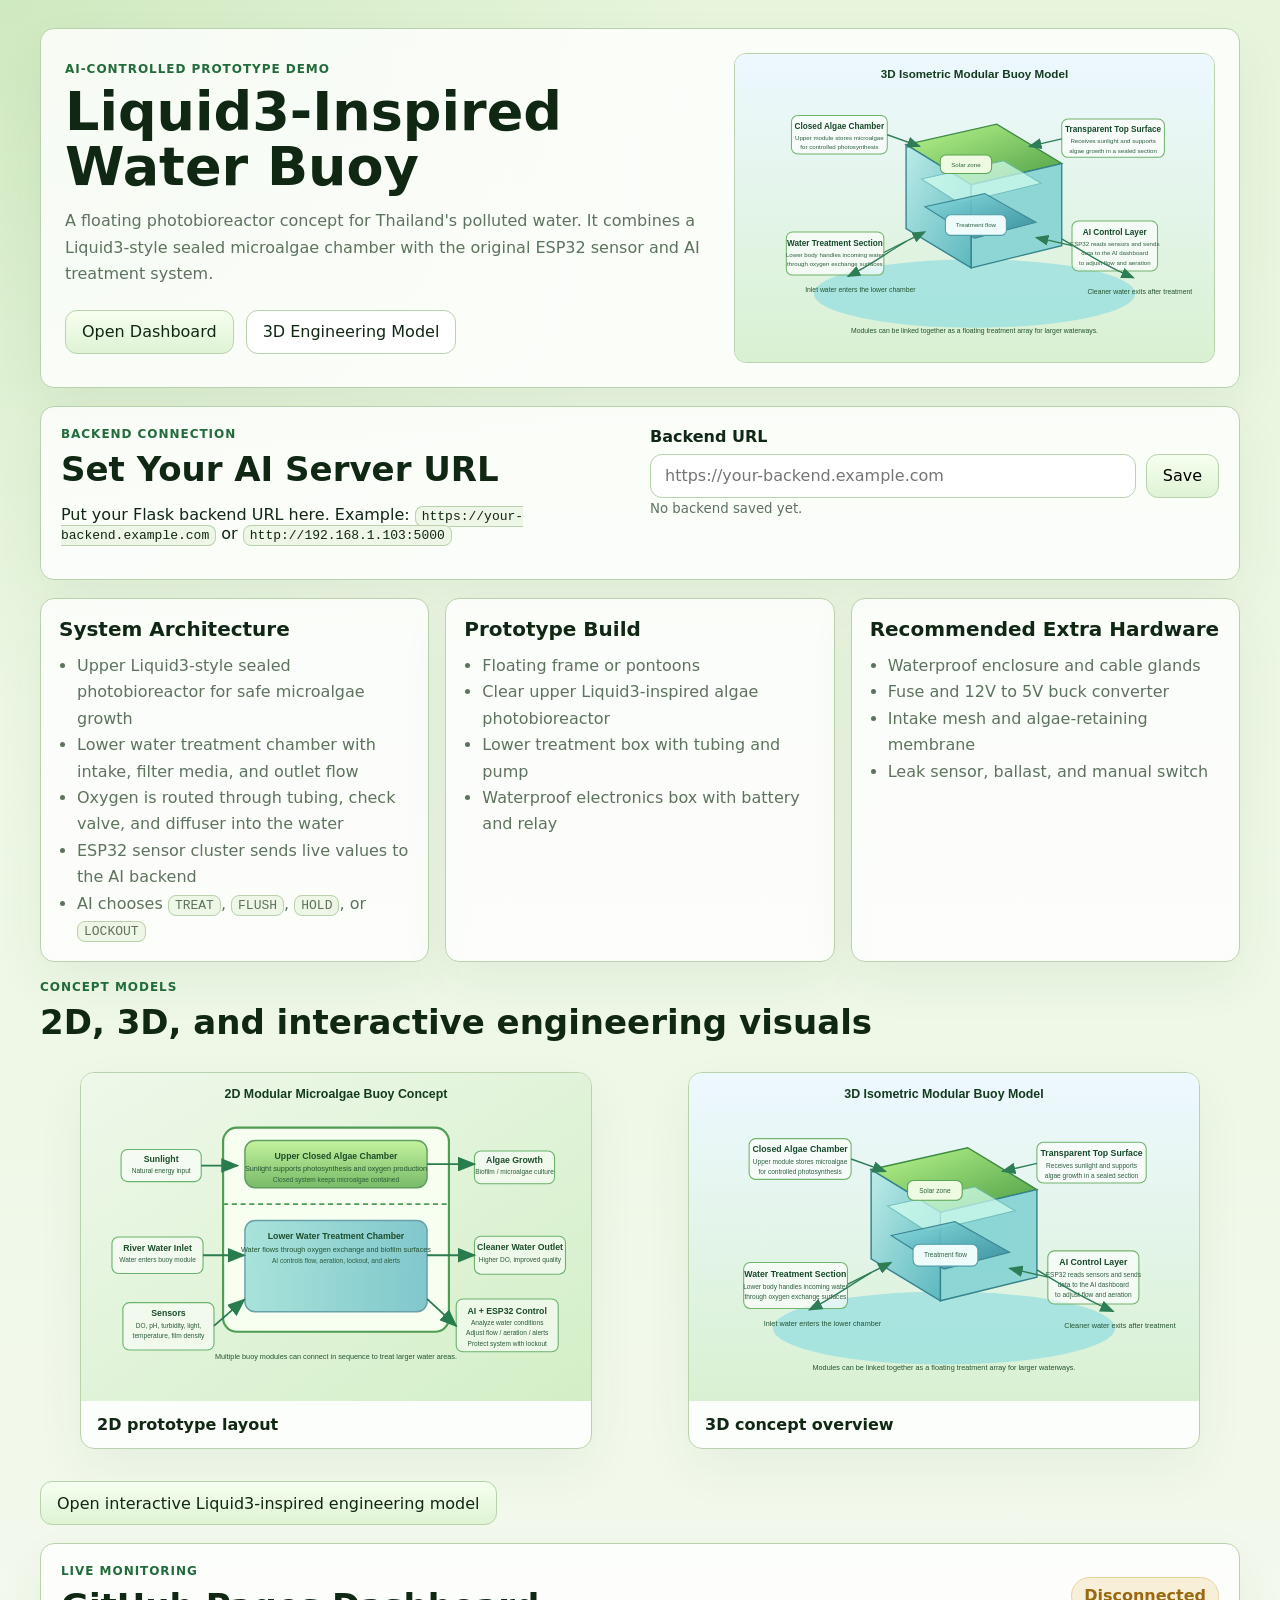
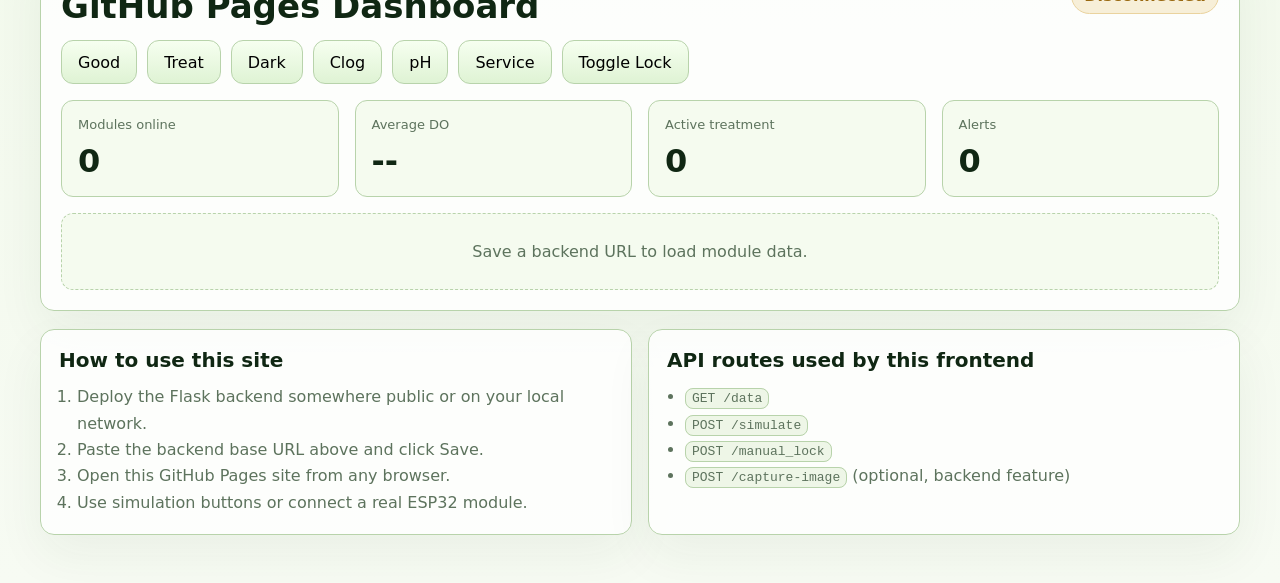
<file: docs/index.html>
<!doctype html>
<html lang="en">
<head>
  <meta charset="utf-8">
  <meta name="viewport" content="width=device-width, initial-scale=1">
  <title>Microalgae Buoy Dashboard | GitHub Pages</title>
  <link rel="stylesheet" href="./styles.css">
</head>
<body>
  <main class="app-shell">
    <section class="hero">
      <div class="hero-copy">
        <p class="eyebrow">AI-Controlled Prototype Demo</p>
        <h1>Liquid3-Inspired Water Buoy</h1>
        <p class="lede">
          A floating photobioreactor concept for Thailand's polluted water. It combines
          a Liquid3-style sealed microalgae chamber with the original ESP32 sensor and AI
          treatment system.
        </p>
        <div class="hero-actions">
          <a class="primary-link" href="#dashboard">Open Dashboard</a>
          <a class="secondary-link" href="./liquid3-water-buoy-3d.html">3D Engineering Model</a>
        </div>
      </div>
      <div class="hero-image">
        <img src="./assets/model_3d_isometric.svg" alt="3D concept model">
      </div>
    </section>

    <section class="backend-card" id="setup">
      <div>
        <p class="eyebrow">Backend Connection</p>
        <h2>Set Your AI Server URL</h2>
        <p>
          Put your Flask backend URL here. Example:
          <code>https://your-backend.example.com</code>
          or <code>http://192.168.1.103:5000</code>
        </p>
      </div>
      <form id="backend-form" class="backend-form">
        <label for="backend-url">Backend URL</label>
        <div class="backend-row">
          <input id="backend-url" type="url" placeholder="https://your-backend.example.com">
          <button type="submit">Save</button>
        </div>
        <small id="backend-status">No backend saved yet.</small>
      </form>
    </section>

    <section class="concept-grid">
      <article class="concept-card">
        <h3>System Architecture</h3>
        <ul>
          <li>Upper Liquid3-style sealed photobioreactor for safe microalgae growth</li>
          <li>Lower water treatment chamber with intake, filter media, and outlet flow</li>
          <li>Oxygen is routed through tubing, check valve, and diffuser into the water</li>
          <li>ESP32 sensor cluster sends live values to the AI backend</li>
          <li>AI chooses <code>TREAT</code>, <code>FLUSH</code>, <code>HOLD</code>, or <code>LOCKOUT</code></li>
        </ul>
      </article>
      <article class="concept-card">
        <h3>Prototype Build</h3>
        <ul>
          <li>Floating frame or pontoons</li>
          <li>Clear upper Liquid3-inspired algae photobioreactor</li>
          <li>Lower treatment box with tubing and pump</li>
          <li>Waterproof electronics box with battery and relay</li>
        </ul>
      </article>
      <article class="concept-card">
        <h3>Recommended Extra Hardware</h3>
        <ul>
          <li>Waterproof enclosure and cable glands</li>
          <li>Fuse and 12V to 5V buck converter</li>
          <li>Intake mesh and algae-retaining membrane</li>
          <li>Leak sensor, ballast, and manual switch</li>
        </ul>
      </article>
    </section>

    <section class="model-section">
      <div class="section-head">
        <div>
          <p class="eyebrow">Concept Models</p>
          <h2>2D, 3D, and interactive engineering visuals</h2>
        </div>
      </div>
      <div class="model-grid">
        <figure class="model-card">
          <img src="./assets/model_2d.svg" alt="2D microalgae buoy model">
          <figcaption>2D prototype layout</figcaption>
        </figure>
        <figure class="model-card">
          <img src="./assets/model_3d_isometric.svg" alt="3D microalgae buoy model">
          <figcaption>3D concept overview</figcaption>
        </figure>
      </div>
      <p>
        <a class="primary-link" href="./liquid3-water-buoy-3d.html">Open interactive Liquid3-inspired engineering model</a>
      </p>
    </section>

    <section class="dashboard-panel" id="dashboard">
      <div class="section-head">
        <div>
          <p class="eyebrow">Live Monitoring</p>
          <h2>GitHub Pages Dashboard</h2>
        </div>
        <span class="pill" id="connection-pill">Disconnected</span>
      </div>

      <div class="control-bar">
        <button data-sim="clear">Good</button>
        <button data-sim="treat">Treat</button>
        <button data-sim="dark">Dark</button>
        <button data-sim="clog">Clog</button>
        <button data-sim="ph_bad">pH</button>
        <button data-sim="maintenance">Service</button>
        <button id="manual-lock">Toggle Lock</button>
      </div>

      <div class="summary-grid">
        <article class="summary-card"><span>Modules online</span><strong id="module-count">0</strong></article>
        <article class="summary-card"><span>Average DO</span><strong id="avg-do">--</strong></article>
        <article class="summary-card"><span>Active treatment</span><strong id="active-count">0</strong></article>
        <article class="summary-card"><span>Alerts</span><strong id="alert-count">0</strong></article>
      </div>

      <div class="module-list" id="module-list">
        <div class="empty-state">Save a backend URL to load module data.</div>
      </div>
    </section>

    <section class="guide-grid">
      <article class="guide-card">
        <h3>How to use this site</h3>
        <ol>
          <li>Deploy the Flask backend somewhere public or on your local network.</li>
          <li>Paste the backend base URL above and click Save.</li>
          <li>Open this GitHub Pages site from any browser.</li>
          <li>Use simulation buttons or connect a real ESP32 module.</li>
        </ol>
      </article>
      <article class="guide-card">
        <h3>API routes used by this frontend</h3>
        <ul>
          <li><code>GET /data</code></li>
          <li><code>POST /simulate</code></li>
          <li><code>POST /manual_lock</code></li>
          <li><code>POST /capture-image</code> (optional, backend feature)</li>
        </ul>
      </article>
    </section>
  </main>

  <script src="./app.js"></script>
</body>
</html>
</file>
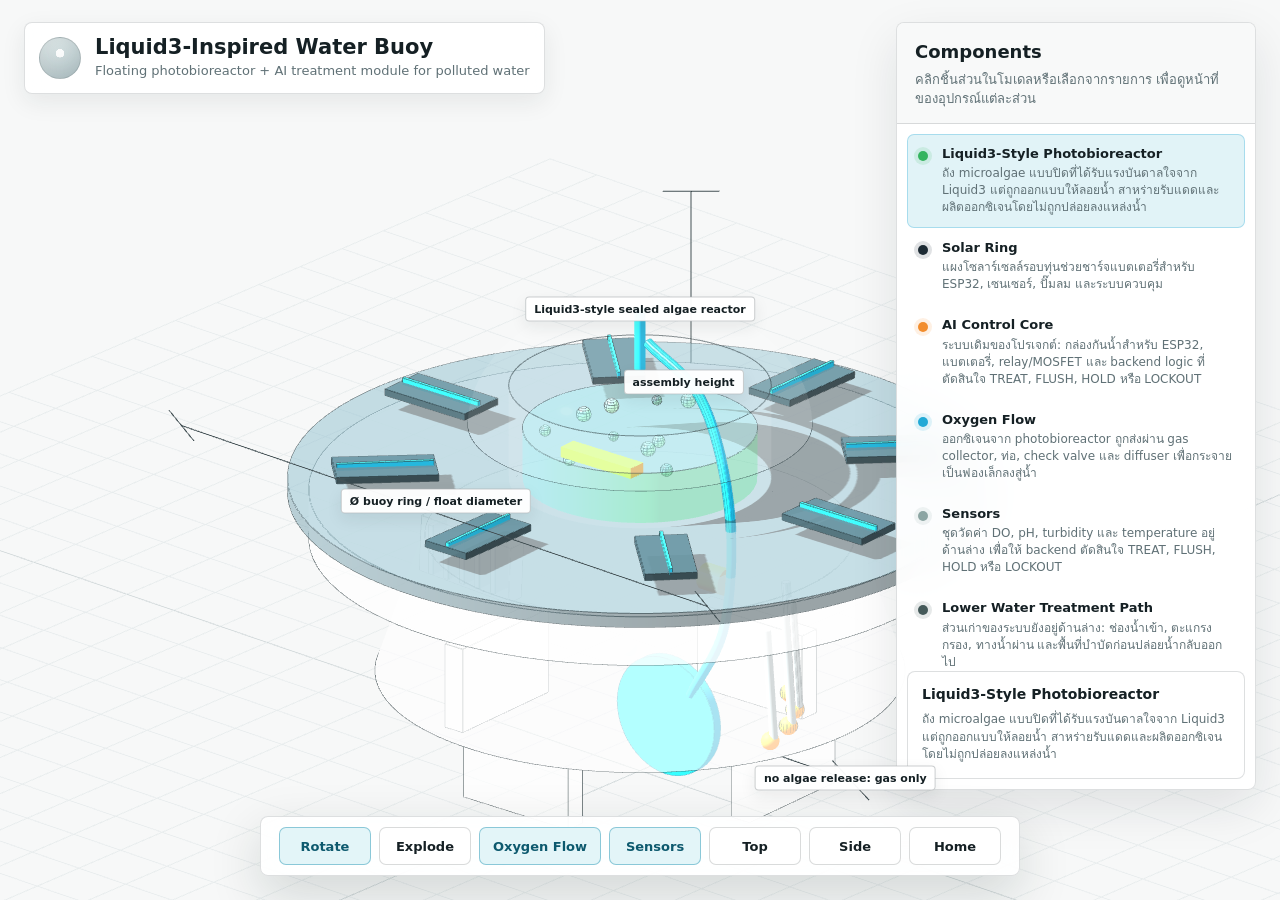
<file: docs/liquid3-water-buoy-3d.html>
<!doctype html>
<html lang="th">
<head>
  <meta charset="utf-8">
  <meta name="viewport" content="width=device-width, initial-scale=1">
  <title>Microalgae Buoy 3D</title>
  <link rel="icon" href="data:,">
  <style>
    :root {
      color-scheme: light;
      --bg: #f7f8f8;
      --panel: rgba(255, 255, 255, 0.94);
      --panel-strong: #ffffff;
      --ink: #152024;
      --muted: #607176;
      --line: rgba(20, 32, 36, 0.14);
      --green: #24a758;
      --cyan: #178eae;
      --orange: #dc7a22;
      --shadow: 0 18px 48px rgba(20, 32, 36, 0.1);
    }

    * {
      box-sizing: border-box;
    }

    html,
    body {
      width: 100%;
      height: 100%;
      margin: 0;
      overflow: hidden;
      font-family: Inter, ui-sans-serif, system-ui, -apple-system, BlinkMacSystemFont, "Segoe UI", sans-serif;
      color: var(--ink);
      background:
        linear-gradient(rgba(17, 36, 43, 0.045) 1px, transparent 1px),
        linear-gradient(90deg, rgba(17, 36, 43, 0.045) 1px, transparent 1px),
        var(--bg);
      background-size: 26px 26px, 26px 26px, auto;
    }

    button {
      font: inherit;
    }

    .app {
      position: relative;
      width: 100vw;
      height: 100vh;
      min-height: 640px;
      isolation: isolate;
    }

    #scene {
      position: absolute;
      inset: 0;
      width: 100%;
      height: 100%;
      display: block;
      outline: none;
    }

    .topbar {
      position: absolute;
      top: 22px;
      left: 24px;
      z-index: 2;
      display: flex;
      align-items: center;
      gap: 14px;
      max-width: calc(100vw - 420px);
      padding: 12px 14px;
      border: 1px solid var(--line);
      border-radius: 8px;
      background: rgba(255, 255, 255, 0.9);
      box-shadow: 0 8px 24px rgba(20, 32, 36, 0.08);
      backdrop-filter: blur(10px);
    }

    .brand-mark {
      width: 42px;
      height: 42px;
      flex: 0 0 auto;
      border-radius: 50%;
      background:
        radial-gradient(circle at 50% 38%, rgba(255, 255, 255, 0.92) 0 13%, transparent 14%),
        linear-gradient(145deg, #dfe8e8, #b7c9cc);
      border: 1px solid rgba(20, 32, 36, 0.2);
      box-shadow: inset 0 -8px 18px rgba(20, 32, 36, 0.1);
    }

    h1 {
      margin: 0;
      font-size: 21px;
      line-height: 1.15;
      font-weight: 760;
      letter-spacing: 0;
    }

    .subtitle {
      margin: 3px 0 0;
      color: var(--muted);
      font-size: 13px;
      line-height: 1.45;
    }

    .inspector {
      position: absolute;
      top: 22px;
      right: 24px;
      z-index: 2;
      width: min(360px, calc(100vw - 48px));
      max-height: calc(100vh - 132px);
      display: flex;
      flex-direction: column;
      border: 1px solid var(--line);
      border-radius: 8px;
      background: var(--panel);
      box-shadow: var(--shadow);
      backdrop-filter: blur(18px);
      overflow: hidden;
    }

    .inspector-head {
      padding: 18px 18px 14px;
      border-bottom: 1px solid var(--line);
      background: rgba(247, 248, 248, 0.82);
    }

    .inspector-head h2 {
      margin: 0;
      font-size: 18px;
      line-height: 1.2;
      font-weight: 760;
      letter-spacing: 0;
    }

    .inspector-head p {
      margin: 7px 0 0;
      color: var(--muted);
      font-size: 13px;
      line-height: 1.5;
    }

    .part-list {
      overflow: auto;
      padding: 10px;
    }

    .part-button {
      width: 100%;
      display: grid;
      grid-template-columns: 14px 1fr;
      gap: 10px;
      align-items: start;
      padding: 11px 10px;
      border: 1px solid transparent;
      border-radius: 7px;
      background: transparent;
      color: var(--ink);
      text-align: left;
      cursor: pointer;
    }

    .part-button:hover,
    .part-button.active {
      border-color: rgba(34, 169, 214, 0.3);
      background: rgba(222, 242, 247, 0.9);
    }

    .dot {
      width: 10px;
      height: 10px;
      margin-top: 5px;
      border-radius: 50%;
      background: var(--cyan);
      box-shadow: 0 0 0 4px rgba(34, 169, 214, 0.12);
    }

    .part-title {
      display: block;
      font-size: 13px;
      font-weight: 740;
      line-height: 1.25;
    }

    .part-desc {
      display: block;
      margin-top: 3px;
      color: var(--muted);
      font-size: 12px;
      line-height: 1.42;
    }

    .readout {
      margin: 0 10px 10px;
      padding: 14px;
      border: 1px solid var(--line);
      border-radius: 8px;
      background: var(--panel-strong);
    }

    .readout strong {
      display: block;
      font-size: 14px;
      line-height: 1.25;
    }

    .readout p {
      margin: 7px 0 0;
      color: var(--muted);
      font-size: 12px;
      line-height: 1.48;
    }

    .toolbar {
      position: absolute;
      left: 50%;
      bottom: 24px;
      z-index: 2;
      display: flex;
      flex-wrap: wrap;
      justify-content: center;
      gap: 8px;
      width: min(760px, calc(100vw - 48px));
      padding: 10px;
      border: 1px solid var(--line);
      border-radius: 8px;
      background: rgba(255, 255, 255, 0.9);
      box-shadow: 0 18px 52px rgba(10, 35, 33, 0.16);
      backdrop-filter: blur(16px);
      transform: translateX(-50%);
    }

    .tool-button {
      min-width: 92px;
      height: 38px;
      padding: 0 13px;
      border: 1px solid rgba(20, 32, 36, 0.16);
      border-radius: 7px;
      background: rgba(255, 255, 255, 0.94);
      color: var(--ink);
      font-size: 13px;
      font-weight: 720;
      cursor: pointer;
      transition: transform 160ms ease, border-color 160ms ease, background 160ms ease;
    }

    .tool-button:hover {
      transform: translateY(-1px);
      border-color: rgba(34, 169, 214, 0.44);
    }

    .tool-button.active {
      border-color: rgba(23, 142, 174, 0.44);
      background: #e3f5f8;
      color: #0d596e;
    }

    .hint {
      position: absolute;
      left: 24px;
      bottom: 24px;
      z-index: 2;
      max-width: 320px;
      padding: 11px 12px;
      border: 1px solid var(--line);
      border-radius: 8px;
      background: rgba(255, 255, 255, 0.9);
      color: var(--muted);
      font-size: 12px;
      line-height: 1.45;
      backdrop-filter: blur(12px);
    }

    .label {
      position: absolute;
      z-index: 3;
      padding: 6px 8px;
      border: 1px solid rgba(20, 32, 36, 0.22);
      border-radius: 4px;
      background: rgba(255, 255, 255, 0.96);
      color: var(--ink);
      box-shadow: 0 6px 16px rgba(20, 32, 36, 0.08);
      font-size: 11px;
      font-weight: 720;
      line-height: 1;
      pointer-events: none;
      transform: translate(-50%, -50%);
      white-space: nowrap;
    }

    .label.hidden {
      display: none;
    }

    .title-block {
      display: none;
      position: absolute;
      left: 24px;
      top: 112px;
      z-index: 2;
      width: 330px;
      border: 1px solid var(--line);
      border-radius: 8px;
      background: rgba(8, 22, 35, 0.78);
      backdrop-filter: blur(14px);
      overflow: hidden;
    }

    .title-block table {
      width: 100%;
      border-collapse: collapse;
      font-size: 11px;
      line-height: 1.25;
    }

    .title-block th,
    .title-block td {
      padding: 8px 9px;
      border: 1px solid rgba(116, 226, 255, 0.16);
      text-align: left;
    }

    .title-block th {
      width: 38%;
      color: var(--muted);
      font-weight: 650;
    }

    .hint {
      display: none;
    }

    @media (max-width: 820px) {
      .app {
        min-height: 720px;
      }

      .topbar {
        top: 12px;
        left: 12px;
        right: 12px;
        max-width: none;
      }

      h1 {
        font-size: 17px;
      }

      .subtitle {
        font-size: 12px;
      }

      .inspector {
        top: auto;
        left: 12px;
        right: 12px;
        bottom: 78px;
        width: auto;
        max-height: 230px;
      }

      .toolbar {
        bottom: 12px;
        width: calc(100vw - 24px);
      }

      .tool-button {
        min-width: 76px;
        height: 34px;
        font-size: 12px;
      }

      .hint {
        display: none;
      }

      .title-block {
        display: none;
      }

      .label {
        display: none !important;
      }
    }
  </style>
</head>
<body>
  <main class="app">
    <canvas id="scene" aria-label="Interactive 3D model of a microalgae buoy"></canvas>

    <header class="topbar">
      <div class="brand-mark" aria-hidden="true"></div>
      <div>
        <h1>Liquid3-Inspired Water Buoy</h1>
        <p class="subtitle">Floating photobioreactor + AI treatment module for polluted water</p>
      </div>
    </header>

    <section class="title-block" aria-label="Engineering drawing title block">
      <table>
        <tr><th>Drawing</th><td>L3-WB01 Liquid3-Inspired Water Buoy</td></tr>
        <tr><th>Scale</th><td>Concept scale / not for fabrication</td></tr>
        <tr><th>View</th><td>Interactive assembly + exploded mode</td></tr>
        <tr><th>Safety</th><td>Closed algae cartridge, no algae release</td></tr>
      </table>
    </section>

    <aside class="inspector" aria-label="Components">
      <div class="inspector-head">
        <h2>Components</h2>
        <p>คลิกชิ้นส่วนในโมเดลหรือเลือกจากรายการ เพื่อดูหน้าที่ของอุปกรณ์แต่ละส่วน</p>
      </div>
      <div class="part-list" id="partList"></div>
      <div class="readout" id="readout">
        <strong>Liquid3-Style Photobioreactor</strong>
        <p>ถัง microalgae แบบปิดที่ย้ายแนวคิด Liquid3 มาอยู่บนทุ่นลอยน้ำ สาหร่ายรับแดดและผลิตออกซิเจน แต่ไม่ถูกปล่อยลงน้ำโดยตรง</p>
      </div>
    </aside>

    <div class="toolbar" aria-label="3D controls">
      <button class="tool-button" id="rotateBtn">Rotate</button>
      <button class="tool-button" id="explodeBtn">Explode</button>
      <button class="tool-button" id="oxygenBtn">Oxygen Flow</button>
      <button class="tool-button" id="sensorBtn">Sensors</button>
      <button class="tool-button" data-view="top">Top</button>
      <button class="tool-button" data-view="side">Side</button>
      <button class="tool-button" data-view="home">Home</button>
    </div>

    <p class="hint">ลากเพื่อหมุนโมเดล, scroll เพื่อซูม, คลิกชิ้นส่วนเพื่อ highlight ระบบที่เกี่ยวข้อง</p>
  </main>

  <script src="./vendor/three.min.js"></script>
  <script>
    class BlueprintOrbitControls {
      constructor(camera, element) {
        this.camera = camera;
        this.element = element;
        this.target = new THREE.Vector3(0, 0.5, 0);
        this.enableDamping = true;
        this.minZoom = 0.62;
        this.maxZoom = 2.4;
        this.radius = camera.position.distanceTo(this.target);
        this.theta = Math.atan2(camera.position.x, camera.position.z);
        this.phi = Math.acos((camera.position.y - this.target.y) / this.radius);
        this.dragging = false;
        this.last = { x: 0, y: 0 };
        this.bind();
        this.update();
      }

      bind() {
        this.element.addEventListener("pointerdown", (event) => {
          this.dragging = true;
          this.last = { x: event.clientX, y: event.clientY };
          this.element.setPointerCapture(event.pointerId);
        });
        this.element.addEventListener("pointermove", (event) => {
          if (!this.dragging) return;
          const dx = event.clientX - this.last.x;
          const dy = event.clientY - this.last.y;
          this.last = { x: event.clientX, y: event.clientY };
          this.theta -= dx * 0.006;
          this.phi = Math.max(0.28, Math.min(Math.PI - 0.28, this.phi + dy * 0.006));
          this.update();
        });
        this.element.addEventListener("pointerup", (event) => {
          this.dragging = false;
          try { this.element.releasePointerCapture(event.pointerId); } catch (error) {}
        });
        this.element.addEventListener("wheel", (event) => {
          event.preventDefault();
          const factor = event.deltaY > 0 ? 0.92 : 1.08;
          this.camera.zoom = Math.max(this.minZoom, Math.min(this.maxZoom, this.camera.zoom * factor));
          this.camera.updateProjectionMatrix();
        }, { passive: false });
      }

      update() {
        const sinPhi = Math.sin(this.phi);
        this.camera.position.set(
          this.target.x + this.radius * sinPhi * Math.sin(this.theta),
          this.target.y + this.radius * Math.cos(this.phi),
          this.target.z + this.radius * sinPhi * Math.cos(this.theta)
        );
        this.camera.lookAt(this.target);
      }

      syncFromCamera() {
        const offset = this.camera.position.clone().sub(this.target);
        this.radius = Math.max(0.1, offset.length());
        this.theta = Math.atan2(offset.x, offset.z);
        this.phi = Math.acos(THREE.MathUtils.clamp(offset.y / this.radius, -1, 1));
      }
    }

    const canvas = document.querySelector("#scene");
    const renderer = new THREE.WebGLRenderer({ canvas, antialias: true, alpha: true });
    renderer.setPixelRatio(Math.min(window.devicePixelRatio, 2));
    renderer.setSize(window.innerWidth, window.innerHeight);
    renderer.shadowMap.enabled = true;
    renderer.shadowMap.type = THREE.PCFSoftShadowMap;

    const scene = new THREE.Scene();
    scene.background = new THREE.Color(0xf7f8f8);

    const aspect = window.innerWidth / window.innerHeight;
    const frustum = 7.2;
    const camera = new THREE.OrthographicCamera(
      (frustum * aspect) / -2,
      (frustum * aspect) / 2,
      frustum / 2,
      frustum / -2,
      0.1,
      100
    );
    camera.position.set(7.5, 5.2, 8.4);

    const controls = new BlueprintOrbitControls(camera, canvas);
    controls.enableDamping = true;

    const raycaster = new THREE.Raycaster();
    const pointer = new THREE.Vector2();
    const pickables = [];
    const partButtons = new Map();
    const basePositions = new Map();
    let selectedPart = "algae";
    let rotateEnabled = true;
    let exploded = false;
    let oxygenVisible = true;
    let sensorsVisible = true;

    const materials = {
      shell: new THREE.MeshStandardMaterial({ color: 0xf5f7f7, roughness: 0.54, metalness: 0.02, transparent: true, opacity: 0.72 }),
      shellEdge: new THREE.MeshStandardMaterial({ color: 0x2d3d42, roughness: 0.54, metalness: 0.08, transparent: true, opacity: 0.5 }),
      algae: new THREE.MeshPhysicalMaterial({
        color: 0x2ead5d,
        transmission: 0.18,
        transparent: true,
        opacity: 0.38,
        roughness: 0.18,
        thickness: 0.8,
      }),
      glass: new THREE.MeshPhysicalMaterial({
        color: 0xdff8ff,
        transparent: true,
        opacity: 0.2,
        transmission: 0.5,
        roughness: 0.05,
        thickness: 0.7,
      }),
      solar: new THREE.MeshStandardMaterial({ color: 0x26363b, roughness: 0.3, metalness: 0.16, transparent: true, opacity: 0.9 }),
      solarLine: new THREE.MeshStandardMaterial({ color: 0x1e94b2, roughness: 0.25, metalness: 0.12 }),
      electronics: new THREE.MeshStandardMaterial({ color: 0xe8ecec, roughness: 0.48, metalness: 0.05, transparent: true, opacity: 0.88 }),
      orange: new THREE.MeshStandardMaterial({ color: 0xdc7a22, roughness: 0.5, metalness: 0.05 }),
      sensor: new THREE.MeshStandardMaterial({ color: 0xb9c6c8, roughness: 0.28, metalness: 0.4 }),
      filter: new THREE.MeshStandardMaterial({ color: 0xdde5e6, roughness: 0.58, metalness: 0.04, transparent: true, opacity: 0.62 }),
      tube: new THREE.MeshStandardMaterial({ color: 0x178eae, roughness: 0.38, metalness: 0.05 }),
      bubble: new THREE.MeshStandardMaterial({ color: 0xa8e9f4, transparent: true, opacity: 0.35, roughness: 0.06 }),
      ballast: new THREE.MeshStandardMaterial({ color: 0xe1e8e8, roughness: 0.5, metalness: 0.04, transparent: true, opacity: 0.72 }),
      line: new THREE.LineBasicMaterial({ color: 0x1b2b30, transparent: true, opacity: 0.65 }),
      dim: new THREE.LineBasicMaterial({ color: 0x1b2b30, transparent: true, opacity: 0.82 }),
      highlight: new THREE.MeshStandardMaterial({ color: 0xffc44d, roughness: 0.35, metalness: 0.1, emissive: 0x4d2600, emissiveIntensity: 0.1 }),
    };

    const parts = [
      {
        id: "algae",
        title: "Liquid3-Style Photobioreactor",
        color: "#35b45f",
        description: "ถัง microalgae แบบปิดที่ได้รับแรงบันดาลใจจาก Liquid3 แต่ถูกออกแบบให้ลอยน้ำ สาหร่ายรับแดดและผลิตออกซิเจนโดยไม่ถูกปล่อยลงแหล่งน้ำ",
      },
      {
        id: "solar",
        title: "Solar Ring",
        color: "#1d2b34",
        description: "แผงโซลาร์เซลล์รอบทุ่นช่วยชาร์จแบตเตอรี่สำหรับ ESP32, เซนเซอร์, ปั๊มลม และระบบควบคุม",
      },
      {
        id: "electronics",
        title: "AI Control Core",
        color: "#f28d2d",
        description: "ระบบเดิมของโปรเจกต์: กล่องกันน้ำสำหรับ ESP32, แบตเตอรี่, relay/MOSFET และ backend logic ที่ตัดสินใจ TREAT, FLUSH, HOLD หรือ LOCKOUT",
      },
      {
        id: "oxygen",
        title: "Oxygen Flow",
        color: "#22a9d6",
        description: "ออกซิเจนจาก photobioreactor ถูกส่งผ่าน gas collector, ท่อ, check valve และ diffuser เพื่อกระจายเป็นฟองเล็กลงสู่น้ำ",
      },
      {
        id: "sensors",
        title: "Sensors",
        color: "#8ca5a3",
        description: "ชุดวัดค่า DO, pH, turbidity และ temperature อยู่ด้านล่าง เพื่อให้ backend ตัดสินใจ TREAT, FLUSH, HOLD หรือ LOCKOUT",
      },
      {
        id: "filter",
        title: "Lower Water Treatment Path",
        color: "#455a5a",
        description: "ส่วนเก่าของระบบยังอยู่ด้านล่าง: ช่องน้ำเข้า, ตะแกรงกรอง, ทางน้ำผ่าน และพื้นที่บำบัดก่อนปล่อยน้ำกลับออกไป",
      },
      {
        id: "ballast",
        title: "Ballast Stabilizer",
        color: "#2d3f43",
        description: "ครีบและน้ำหนักถ่วงช่วยให้ทุ่นทรงตัว ไม่พลิกง่ายเมื่ออยู่ในคลองหรือแหล่งน้ำจริง",
      },
    ];

    const groups = {};
    const root = new THREE.Group();
    scene.add(root);

    function addWireEdges(mesh, color = 0x7feaff, opacity = 0.58) {
      if (!mesh.isMesh || mesh.userData.noEdges) return;
      const edges = new THREE.LineSegments(
        new THREE.EdgesGeometry(mesh.geometry, 18),
        new THREE.LineBasicMaterial({ color, transparent: true, opacity })
      );
      edges.userData.isEdgeOverlay = true;
      mesh.add(edges);
    }

    function addPartMesh(partId, mesh, offset = new THREE.Vector3()) {
      if (!groups[partId]) {
        groups[partId] = new THREE.Group();
        groups[partId].userData.partId = partId;
        root.add(groups[partId]);
      }
      mesh.userData.partId = partId;
      mesh.userData.baseMaterial = mesh.material;
      if (!mesh.userData.noEdges) {
        addWireEdges(mesh, partId === "oxygen" ? 0x178eae : partId === "electronics" ? 0x5a6266 : 0x1f2f34);
      }
      groups[partId].add(mesh);
      pickables.push(mesh);
      if (!basePositions.has(groups[partId])) {
        basePositions.set(groups[partId], groups[partId].position.clone());
      }
      groups[partId].userData.explodeOffset = offset;
      return mesh;
    }

    function roundedCylinder(radius, height, mat, y) {
      const mesh = new THREE.Mesh(new THREE.CylinderGeometry(radius, radius, height, 96, 1, false), mat);
      mesh.position.y = y;
      mesh.castShadow = true;
      mesh.receiveShadow = true;
      return mesh;
    }

    const water = new THREE.Mesh(
      new THREE.CylinderGeometry(3.45, 3.45, 0.15, 128),
      new THREE.MeshPhysicalMaterial({ color: 0x1e8fa8, transparent: true, opacity: 0.08, roughness: 0.05, transmission: 0.15 })
    );
    water.position.y = -0.22;
    water.visible = false;
    root.add(water);

    addPartMesh("ballast", roundedCylinder(2.65, 0.42, materials.shell, -0.05), new THREE.Vector3(0, -0.55, 0));
    addPartMesh("ballast", roundedCylinder(2.82, 0.12, materials.shellEdge, 0.2), new THREE.Vector3(0, -0.55, 0));

    const underside = new THREE.Mesh(new THREE.CylinderGeometry(1.72, 2.12, 1.18, 96), materials.filter);
    underside.position.y = -0.82;
    underside.castShadow = true;
    underside.receiveShadow = true;
    addPartMesh("filter", underside, new THREE.Vector3(0, -0.55, 0));

    for (let i = 0; i < 4; i++) {
      const angle = (i / 4) * Math.PI * 2;
      const fin = new THREE.Mesh(new THREE.BoxGeometry(0.18, 0.72, 1.08), materials.ballast);
      fin.position.set(Math.cos(angle) * 1.48, -1.78, Math.sin(angle) * 1.48);
      fin.rotation.y = -angle;
      fin.castShadow = true;
      addPartMesh("ballast", fin, new THREE.Vector3(Math.cos(angle) * 0.4, -0.9, Math.sin(angle) * 0.4));
    }

    const dome = new THREE.Mesh(new THREE.SphereGeometry(1.35, 96, 48, 0, Math.PI * 2, 0, Math.PI / 2), materials.glass);
    dome.position.y = 0.72;
    dome.scale.set(1.02, 0.7, 1.02);
    dome.castShadow = true;
    addPartMesh("algae", dome, new THREE.Vector3(0, 0.8, 0));

    const reactorWall = new THREE.Mesh(new THREE.CylinderGeometry(1.05, 1.05, 0.96, 96, 1, true), materials.glass);
    reactorWall.position.y = 0.58;
    reactorWall.castShadow = true;
    addPartMesh("algae", reactorWall, new THREE.Vector3(0, 0.8, 0));

    const algae = new THREE.Mesh(new THREE.CylinderGeometry(0.94, 0.94, 0.62, 96), materials.algae);
    algae.position.y = 0.38;
    addPartMesh("algae", algae, new THREE.Vector3(0, 0.8, 0));

    const reactorRimTop = new THREE.Mesh(new THREE.TorusGeometry(1.05, 0.018, 12, 96), materials.line);
    reactorRimTop.position.y = 1.06;
    reactorRimTop.rotation.x = Math.PI / 2;
    addPartMesh("algae", reactorRimTop, new THREE.Vector3(0, 0.8, 0));

    const reactorRimBottom = new THREE.Mesh(new THREE.TorusGeometry(1.05, 0.018, 12, 96), materials.line);
    reactorRimBottom.position.y = 0.1;
    reactorRimBottom.rotation.x = Math.PI / 2;
    addPartMesh("algae", reactorRimBottom, new THREE.Vector3(0, 0.8, 0));

    const gasCap = new THREE.Mesh(new THREE.CylinderGeometry(0.28, 0.36, 0.16, 40), materials.electronics);
    gasCap.position.y = 1.22;
    addPartMesh("algae", gasCap, new THREE.Vector3(0, 0.8, 0));

    const gasPort = new THREE.Mesh(new THREE.CylinderGeometry(0.045, 0.045, 0.52, 20), materials.tube);
    gasPort.position.y = 1.46;
    addPartMesh("algae", gasPort, new THREE.Vector3(0, 0.8, 0));

    for (let i = 0; i < 22; i++) {
      const bead = new THREE.Mesh(new THREE.SphereGeometry(0.035 + Math.random() * 0.025, 12, 8), materials.algae);
      const angle = Math.random() * Math.PI * 2;
      const radius = 0.2 + Math.random() * 0.82;
      bead.position.set(Math.cos(angle) * radius, 0.18 + Math.random() * 0.74, Math.sin(angle) * radius);
      addPartMesh("algae", bead, new THREE.Vector3(0, 0.8, 0));
    }

    const hatch = new THREE.Mesh(new THREE.CylinderGeometry(0.56, 0.62, 0.34, 48), materials.electronics);
    hatch.position.y = -0.02;
    hatch.castShadow = true;
    addPartMesh("electronics", hatch, new THREE.Vector3(0, 0.35, 0));

    const serviceTab = new THREE.Mesh(new THREE.BoxGeometry(0.72, 0.09, 0.16), materials.orange);
    serviceTab.position.set(0, 0.57, 0.48);
    addPartMesh("electronics", serviceTab, new THREE.Vector3(0, 0.35, 0));

    for (let i = 0; i < 8; i++) {
      const angle = (i / 8) * Math.PI * 2;
      const panel = new THREE.Mesh(new THREE.BoxGeometry(0.82, 0.055, 0.42), materials.solar);
      panel.position.set(Math.cos(angle) * 2.05, 0.42, Math.sin(angle) * 2.05);
      panel.rotation.y = -angle;
      panel.rotation.z = Math.sin(angle) * 0.02;
      panel.castShadow = true;
      addPartMesh("solar", panel, new THREE.Vector3(Math.cos(angle) * 0.45, 0.3, Math.sin(angle) * 0.45));

      const stripe = new THREE.Mesh(new THREE.BoxGeometry(0.78, 0.058, 0.025), materials.solarLine);
      stripe.position.set(Math.cos(angle) * 2.05, 0.456, Math.sin(angle) * 2.05);
      stripe.rotation.y = -angle;
      addPartMesh("solar", stripe, new THREE.Vector3(Math.cos(angle) * 0.45, 0.3, Math.sin(angle) * 0.45));
    }

    const tubeCurve = new THREE.CatmullRomCurve3([
      new THREE.Vector3(0.08, 1.45, 0),
      new THREE.Vector3(0.72, 1.18, 0.12),
      new THREE.Vector3(1.08, 0.38, 0.2),
      new THREE.Vector3(1.05, -0.68, 0.22),
      new THREE.Vector3(0.62, -1.42, 0.12),
    ]);
    const tube = new THREE.Mesh(new THREE.TubeGeometry(tubeCurve, 44, 0.04, 12, false), materials.tube);
    addPartMesh("oxygen", tube, new THREE.Vector3(0.55, -0.2, 0.35));

    const valve = new THREE.Mesh(new THREE.CylinderGeometry(0.11, 0.11, 0.22, 24), materials.orange);
    valve.position.set(0.95, -0.3, 0.21);
    valve.rotation.z = Math.PI / 2;
    addPartMesh("oxygen", valve, new THREE.Vector3(0.55, -0.2, 0.35));

    const diffuser = new THREE.Mesh(new THREE.CylinderGeometry(0.5, 0.5, 0.08, 48), materials.tube);
    diffuser.position.set(0.38, -1.66, 0.1);
    diffuser.rotation.x = Math.PI / 2;
    addPartMesh("oxygen", diffuser, new THREE.Vector3(0.55, -0.2, 0.35));

    const bubbles = new THREE.Group();
    bubbles.userData.partId = "oxygen";
    for (let i = 0; i < 36; i++) {
      const bubble = new THREE.Mesh(new THREE.SphereGeometry(0.025 + Math.random() * 0.045, 16, 10), materials.bubble);
      const a = Math.random() * Math.PI * 2;
      const r = Math.random() * 0.48;
      bubble.position.set(0.38 + Math.cos(a) * r, -1.5 + Math.random() * 1.5, 0.1 + Math.sin(a) * r);
      bubble.userData.seed = Math.random() * 10;
      bubbles.add(bubble);
      pickables.push(bubble);
    }
    groups.oxygen.add(bubbles);

    for (let i = 0; i < 4; i++) {
      const angle = -0.95 + i * 0.28;
      const probe = new THREE.Mesh(new THREE.CylinderGeometry(0.035, 0.035, 0.92, 20), materials.sensor);
      probe.position.set(Math.cos(angle) * 1.24, -1.25, Math.sin(angle) * 1.24);
      probe.rotation.z = 0.08;
      probe.castShadow = true;
      addPartMesh("sensors", probe, new THREE.Vector3(-0.4, -0.45, 0));

      const cap = new THREE.Mesh(new THREE.SphereGeometry(0.075, 18, 12), materials.orange);
      cap.position.set(Math.cos(angle) * 1.24, -1.74, Math.sin(angle) * 1.24);
      addPartMesh("sensors", cap, new THREE.Vector3(-0.4, -0.45, 0));
    }

    const intake = new THREE.Mesh(new THREE.BoxGeometry(0.92, 0.48, 0.16), materials.filter);
    intake.position.set(-1.74, -0.88, 0);
    intake.rotation.z = -0.05;
    addPartMesh("filter", intake, new THREE.Vector3(-0.45, -0.35, 0));

    for (let i = 0; i < 5; i++) {
      const bar = new THREE.Mesh(new THREE.BoxGeometry(0.04, 0.42, 0.18), materials.sensor);
      bar.position.set(-2.08 + i * 0.16, -0.88, 0.01);
      addPartMesh("filter", bar, new THREE.Vector3(-0.45, -0.35, 0));
    }

    const sunlight = new THREE.DirectionalLight(0xffffff, 2.45);
    sunlight.position.set(-4, 8, 5);
    sunlight.castShadow = true;
    sunlight.shadow.mapSize.set(2048, 2048);
    scene.add(sunlight);
    scene.add(new THREE.HemisphereLight(0xffffff, 0xd8e0e0, 1.4));

    const floor = new THREE.GridHelper(18, 36, 0xc7d0d2, 0xe3e8e9);
    floor.position.y = -2.28;
    floor.material.transparent = true;
    floor.material.opacity = 0.7;
    scene.add(floor);

    function addDrawingLine(points, material = materials.dim) {
      const geometry = new THREE.BufferGeometry().setFromPoints(points);
      const line = new THREE.Line(geometry, material);
      scene.add(line);
      return line;
    }

    addDrawingLine([new THREE.Vector3(-2.82, 0.66, 2.35), new THREE.Vector3(2.82, 0.66, 2.35)]);
    addDrawingLine([new THREE.Vector3(-2.82, 0.48, 2.2), new THREE.Vector3(-2.82, 0.84, 2.5)]);
    addDrawingLine([new THREE.Vector3(2.82, 0.48, 2.2), new THREE.Vector3(2.82, 0.84, 2.5)]);
    addDrawingLine([new THREE.Vector3(-1.55, -1.92, -2.35), new THREE.Vector3(-1.55, 1.58, -2.35)]);
    addDrawingLine([new THREE.Vector3(-1.72, -1.92, -2.2), new THREE.Vector3(-1.38, -1.92, -2.5)]);
    addDrawingLine([new THREE.Vector3(-1.72, 1.58, -2.2), new THREE.Vector3(-1.38, 1.58, -2.5)]);
    addDrawingLine([new THREE.Vector3(0.35, -1.68, 0.1), new THREE.Vector3(2.35, -1.68, 0.1)]);
    addDrawingLine([new THREE.Vector3(2.35, -1.92, -0.12), new THREE.Vector3(2.35, -1.44, 0.32)]);

    const labels = [
      { id: "algae", text: "Liquid3-style sealed algae reactor", point: new THREE.Vector3(0, 1.72, 0) },
      { id: "oxygen", text: "Oxygen diffuser to water", point: new THREE.Vector3(0.38, -1.45, 0.1) },
      { id: "sensors", text: "Sensors", point: new THREE.Vector3(1.22, -1.25, -0.6) },
      { id: "filter", text: "AI water treatment path", point: new THREE.Vector3(-1.78, -0.75, 0) },
      { id: "dimension", text: "Ø buoy ring / float diameter", point: new THREE.Vector3(0, 0.82, 2.45) },
      { id: "dimension", text: "assembly height", point: new THREE.Vector3(-1.72, -0.15, -2.45) },
      { id: "dimension", text: "no algae release: gas only", point: new THREE.Vector3(2.38, -1.62, 0.2) },
    ].map((item) => {
      const el = document.createElement("div");
      el.className = "label";
      el.textContent = item.text;
      document.body.appendChild(el);
      return { ...item, el };
    });

    const selectionRing = new THREE.Mesh(
      new THREE.TorusGeometry(1.28, 0.018, 12, 96),
      new THREE.MeshBasicMaterial({ color: 0xffb340, transparent: true, opacity: 0.92 })
    );
    selectionRing.rotation.x = Math.PI / 2;
    selectionRing.position.y = 0.68;
    scene.add(selectionRing);

    const ringTargets = {
      algae: { position: new THREE.Vector3(0, 0.82, 0), scale: 1.0 },
      solar: { position: new THREE.Vector3(0, 0.48, 0), scale: 1.68 },
      electronics: { position: new THREE.Vector3(0, 0.62, 0), scale: 0.48 },
      oxygen: { position: new THREE.Vector3(0.58, -0.92, 0.16), scale: 0.42 },
      sensors: { position: new THREE.Vector3(1.06, -1.28, -0.45), scale: 0.38 },
      filter: { position: new THREE.Vector3(-1.74, -0.82, 0), scale: 0.36 },
      ballast: { position: new THREE.Vector3(0, -1.68, 0), scale: 1.22 },
    };

    function buildPartList() {
      const list = document.querySelector("#partList");
      for (const part of parts) {
        const button = document.createElement("button");
        button.className = "part-button";
        button.innerHTML = `
          <span class="dot" style="background:${part.color}; box-shadow:0 0 0 4px ${part.color}22"></span>
          <span>
            <span class="part-title">${part.title}</span>
            <span class="part-desc">${part.description}</span>
          </span>
        `;
        button.addEventListener("click", () => selectPart(part.id));
        list.appendChild(button);
        partButtons.set(part.id, button);
      }
    }

    function selectPart(id) {
      selectedPart = id;
      const part = parts.find((item) => item.id === id);
      document.querySelector("#readout").innerHTML = `<strong>${part.title}</strong><p>${part.description}</p>`;
      partButtons.forEach((button, partId) => button.classList.toggle("active", partId === id));
      const target = ringTargets[id] || ringTargets.algae;
      selectionRing.position.copy(target.position);
      selectionRing.scale.setScalar(target.scale);
    }

    function setExplode(active) {
      exploded = active;
      document.querySelector("#explodeBtn").classList.toggle("active", exploded);
      for (const group of Object.values(groups)) {
        const base = basePositions.get(group) || new THREE.Vector3();
        const offset = group.userData.explodeOffset || new THREE.Vector3();
        group.userData.target = exploded ? base.clone().add(offset) : base.clone();
      }
    }

    function setOxygen(active) {
      oxygenVisible = active;
      document.querySelector("#oxygenBtn").classList.toggle("active", oxygenVisible);
      groups.oxygen.visible = oxygenVisible;
      if (oxygenVisible) selectPart("oxygen");
    }

    function setSensors(active) {
      sensorsVisible = active;
      document.querySelector("#sensorBtn").classList.toggle("active", sensorsVisible);
      groups.sensors.visible = sensorsVisible;
      if (sensorsVisible) selectPart("sensors");
    }

    function setView(view) {
      const positions = {
        home: new THREE.Vector3(7.5, 5.2, 8.4),
        top: new THREE.Vector3(0.1, 10.2, 0.1),
        side: new THREE.Vector3(9.8, 1.8, 0.2),
      };
      camera.position.copy(positions[view]);
      controls.target.set(0, 0.2, 0);
      controls.syncFromCamera();
      controls.update();
    }

    function screenPosition(point) {
      const projected = point.clone().project(camera);
      return {
        x: (projected.x * 0.5 + 0.5) * window.innerWidth,
        y: (-projected.y * 0.5 + 0.5) * window.innerHeight,
        visible: projected.z < 1,
      };
    }

    function updateLabels() {
      for (const label of labels) {
        const pos = screenPosition(label.point);
        label.el.style.left = `${pos.x}px`;
        label.el.style.top = `${pos.y}px`;
        const shouldShow = label.id === "dimension" || selectedPart === label.id || selectedPart === "oxygen";
        label.el.classList.toggle("hidden", !pos.visible || !shouldShow);
      }
    }

    function onPointerDown(event) {
      pointer.x = (event.clientX / window.innerWidth) * 2 - 1;
      pointer.y = -(event.clientY / window.innerHeight) * 2 + 1;
      raycaster.setFromCamera(pointer, camera);
      const hits = raycaster.intersectObjects(pickables, true);
      if (hits.length) {
        const id = hits[0].object.userData.partId || hits[0].object.parent?.userData.partId;
        if (id) selectPart(id);
      }
    }

    function onResize() {
      const aspect = window.innerWidth / window.innerHeight;
      camera.left = (frustum * aspect) / -2;
      camera.right = (frustum * aspect) / 2;
      camera.top = frustum / 2;
      camera.bottom = frustum / -2;
      camera.updateProjectionMatrix();
      renderer.setSize(window.innerWidth, window.innerHeight);
    }

    document.querySelector("#rotateBtn").addEventListener("click", () => {
      rotateEnabled = !rotateEnabled;
      document.querySelector("#rotateBtn").classList.toggle("active", rotateEnabled);
    });
    document.querySelector("#explodeBtn").addEventListener("click", () => setExplode(!exploded));
    document.querySelector("#oxygenBtn").addEventListener("click", () => setOxygen(!oxygenVisible));
    document.querySelector("#sensorBtn").addEventListener("click", () => setSensors(!sensorsVisible));
    document.querySelectorAll("[data-view]").forEach((button) => button.addEventListener("click", () => setView(button.dataset.view)));
    canvas.addEventListener("pointerdown", onPointerDown);
    window.addEventListener("resize", onResize);

    buildPartList();
    selectPart("algae");
    document.querySelector("#rotateBtn").classList.add("active");
    document.querySelector("#oxygenBtn").classList.add("active");
    document.querySelector("#sensorBtn").classList.add("active");

    const clock = new THREE.Clock();
    function animate() {
      const elapsed = clock.getElapsedTime();
      if (rotateEnabled) root.rotation.y += 0.0025;

      for (const group of Object.values(groups)) {
        if (group.userData.target) {
          group.position.lerp(group.userData.target, 0.08);
        }
      }

      bubbles.children.forEach((bubble) => {
        const seed = bubble.userData.seed;
        bubble.position.y += 0.0045 + (seed % 3) * 0.0007;
        bubble.position.x += Math.sin(elapsed * 2 + seed) * 0.0009;
        if (bubble.position.y > 0.08) bubble.position.y = -1.5;
      });

      water.position.y = -0.22 + Math.sin(elapsed * 1.6) * 0.018;
      controls.update();
      updateLabels();
      renderer.render(scene, camera);
      requestAnimationFrame(animate);
    }
    animate();
  </script>
</body>
</html>
</file>
<file: docs/styles.css>
:root {
  --bg: #edf7e8;
  --panel: #ffffff;
  --panel-soft: #f5fbef;
  --line: #b8d3ab;
  --text: #102713;
  --muted: #5d735d;
  --green: #226b3a;
  --green-soft: #dff2dd;
  --teal: #1d7b75;
  --teal-soft: #dbf2ef;
  --amber: #99680f;
  --amber-soft: #f7efd8;
  --red: #a33e35;
  --red-soft: #fae8e5;
  --radius: 14px;
}

* { box-sizing: border-box; }
body {
  margin: 0;
  color: var(--text);
  background:
    radial-gradient(circle at top left, rgba(122, 190, 91, .22), transparent 28%),
    linear-gradient(180deg, #e7f5dc 0%, #f7fbf3 100%);
  font-family: Inter, "Segoe UI", system-ui, sans-serif;
}

img { display: block; max-width: 100%; }
a { color: inherit; text-decoration: none; }
code {
  background: #eef6e7;
  border: 1px solid var(--line);
  border-radius: 8px;
  padding: 2px 6px;
}

.app-shell {
  width: min(1200px, calc(100% - 32px));
  margin: 0 auto;
  padding: 28px 0 48px;
}

.hero,
.backend-card,
.dashboard-panel,
.guide-card,
.concept-card,
.model-card {
  background: rgba(255,255,255,.82);
  border: 1px solid var(--line);
  border-radius: var(--radius);
  box-shadow: 0 20px 50px rgba(38, 76, 33, .06);
}

.hero {
  display: grid;
  grid-template-columns: 1.15fr .85fr;
  gap: 18px;
  padding: 24px;
  align-items: center;
}

.eyebrow {
  margin: 0 0 8px;
  font-size: 12px;
  font-weight: 700;
  letter-spacing: .08em;
  text-transform: uppercase;
  color: var(--green);
}

h1, h2, h3 { margin: 0; }
h1 { font-size: clamp(32px, 5vw, 54px); line-height: 1.02; }
h2 { font-size: clamp(24px, 3vw, 34px); }
h3 { font-size: 20px; }

.lede {
  margin: 14px 0 0;
  font-size: 16px;
  line-height: 1.65;
  color: var(--muted);
}

.hero-actions {
  display: flex;
  gap: 12px;
  margin-top: 22px;
  flex-wrap: wrap;
}

.primary-link,
.secondary-link,
button {
  min-height: 44px;
  padding: 0 16px;
  border-radius: 12px;
  border: 1px solid var(--line);
  display: inline-flex;
  align-items: center;
  justify-content: center;
  cursor: pointer;
  font: inherit;
}

.primary-link,
button {
  background: linear-gradient(180deg, #f6fff0 0%, #dff3d4 100%);
}

.secondary-link {
  background: #fff;
}

.hero-image img {
  border-radius: 12px;
  background: linear-gradient(180deg, #f7fff3 0%, #ebf7e4 100%);
  border: 1px solid var(--line);
}

.backend-card {
  margin-top: 18px;
  padding: 20px;
  display: grid;
  grid-template-columns: 1fr 1fr;
  gap: 20px;
}

.backend-form label {
  display: block;
  margin-bottom: 8px;
  font-weight: 700;
}

.backend-row {
  display: grid;
  grid-template-columns: 1fr auto;
  gap: 10px;
}

input {
  width: 100%;
  min-height: 44px;
  padding: 0 14px;
  border-radius: 12px;
  border: 1px solid var(--line);
  background: #fff;
  font: inherit;
}

small { color: var(--muted); }

.concept-grid,
.guide-grid,
.model-grid,
.summary-grid {
  display: grid;
  gap: 16px;
}

.concept-grid {
  grid-template-columns: repeat(3, minmax(0, 1fr));
  margin-top: 18px;
}

.concept-card,
.guide-card {
  padding: 18px;
}

.concept-card ul,
.guide-card ul,
.guide-card ol {
  margin: 12px 0 0;
  padding-left: 18px;
  line-height: 1.65;
  color: var(--muted);
}

.section-head {
  display: flex;
  justify-content: space-between;
  gap: 16px;
  align-items: center;
  margin-bottom: 14px;
}

.model-section,
.dashboard-panel {
  margin-top: 18px;
}

.model-grid {
  grid-template-columns: repeat(2, minmax(0, 1fr));
}

.model-card {
  overflow: hidden;
}

.model-card figcaption {
  padding: 14px 16px;
  font-weight: 700;
}

.dashboard-panel {
  padding: 20px;
}

.pill {
  padding: 8px 12px;
  border-radius: 999px;
  background: var(--amber-soft);
  color: var(--amber);
  border: 1px solid #ead39e;
  font-weight: 700;
}

.pill.live {
  background: var(--green-soft);
  color: var(--green);
  border-color: #a9d59e;
}

.pill.error {
  background: var(--red-soft);
  color: var(--red);
  border-color: #e8b0aa;
}

.control-bar {
  display: flex;
  flex-wrap: wrap;
  gap: 10px;
  margin-bottom: 16px;
}

.summary-grid {
  grid-template-columns: repeat(4, minmax(0, 1fr));
  margin-bottom: 16px;
}

.summary-card,
.module-card {
  background: var(--panel-soft);
  border: 1px solid var(--line);
  border-radius: 12px;
}

.summary-card {
  padding: 16px;
}

.summary-card span {
  display: block;
  color: var(--muted);
  font-size: 13px;
  margin-bottom: 10px;
}

.summary-card strong {
  font-size: 32px;
}

.module-list {
  display: grid;
  gap: 12px;
}

.module-card {
  padding: 16px;
}

.module-head {
  display: flex;
  justify-content: space-between;
  gap: 12px;
  align-items: start;
}

.module-title {
  font-size: 20px;
  font-weight: 800;
}

.module-subtitle {
  margin-top: 4px;
  color: var(--muted);
  font-size: 13px;
}

.command-badge {
  padding: 8px 10px;
  border-radius: 999px;
  font-size: 12px;
  font-weight: 800;
}

.command-badge.TREAT { background: var(--teal-soft); color: var(--teal); }
.command-badge.FLUSH { background: var(--green-soft); color: var(--green); }
.command-badge.HOLD { background: var(--amber-soft); color: var(--amber); }
.command-badge.LOCKOUT { background: var(--red-soft); color: var(--red); }

.metric-grid {
  display: grid;
  grid-template-columns: repeat(6, minmax(0, 1fr));
  gap: 10px;
  margin-top: 14px;
}

.metric {
  background: #fff;
  border: 1px solid var(--line);
  border-radius: 10px;
  padding: 10px;
}

.metric span {
  display: block;
  font-size: 12px;
  color: var(--muted);
}

.metric strong {
  display: block;
  margin-top: 6px;
  font-size: 18px;
}

.reason-box,
.state-grid {
  margin-top: 12px;
}

.reason-box {
  padding: 12px;
  border-radius: 10px;
  background: #fff;
  border: 1px solid var(--line);
  color: var(--muted);
  line-height: 1.55;
}

.state-grid {
  display: grid;
  grid-template-columns: repeat(5, minmax(0, 1fr));
  gap: 10px;
}

.state-item {
  background: #fff;
  border: 1px solid var(--line);
  border-radius: 10px;
  padding: 10px;
}

.state-item span {
  display: block;
  font-size: 12px;
  color: var(--muted);
}

.state-item strong {
  display: block;
  margin-top: 6px;
}

.empty-state {
  padding: 28px;
  text-align: center;
  color: var(--muted);
  background: var(--panel-soft);
  border: 1px dashed var(--line);
  border-radius: 12px;
}

.guide-grid {
  grid-template-columns: repeat(2, minmax(0, 1fr));
  margin-top: 18px;
}

@media (max-width: 980px) {
  .hero,
  .backend-card,
  .concept-grid,
  .model-grid,
  .guide-grid,
  .summary-grid {
    grid-template-columns: 1fr;
  }

  .metric-grid,
  .state-grid {
    grid-template-columns: repeat(2, minmax(0, 1fr));
  }
}

@media (max-width: 640px) {
  .app-shell {
    width: min(100% - 24px, 1200px);
    padding-top: 16px;
  }

  .backend-row,
  .metric-grid,
  .state-grid {
    grid-template-columns: 1fr;
  }

  .module-head {
    flex-direction: column;
  }
}
</file>
